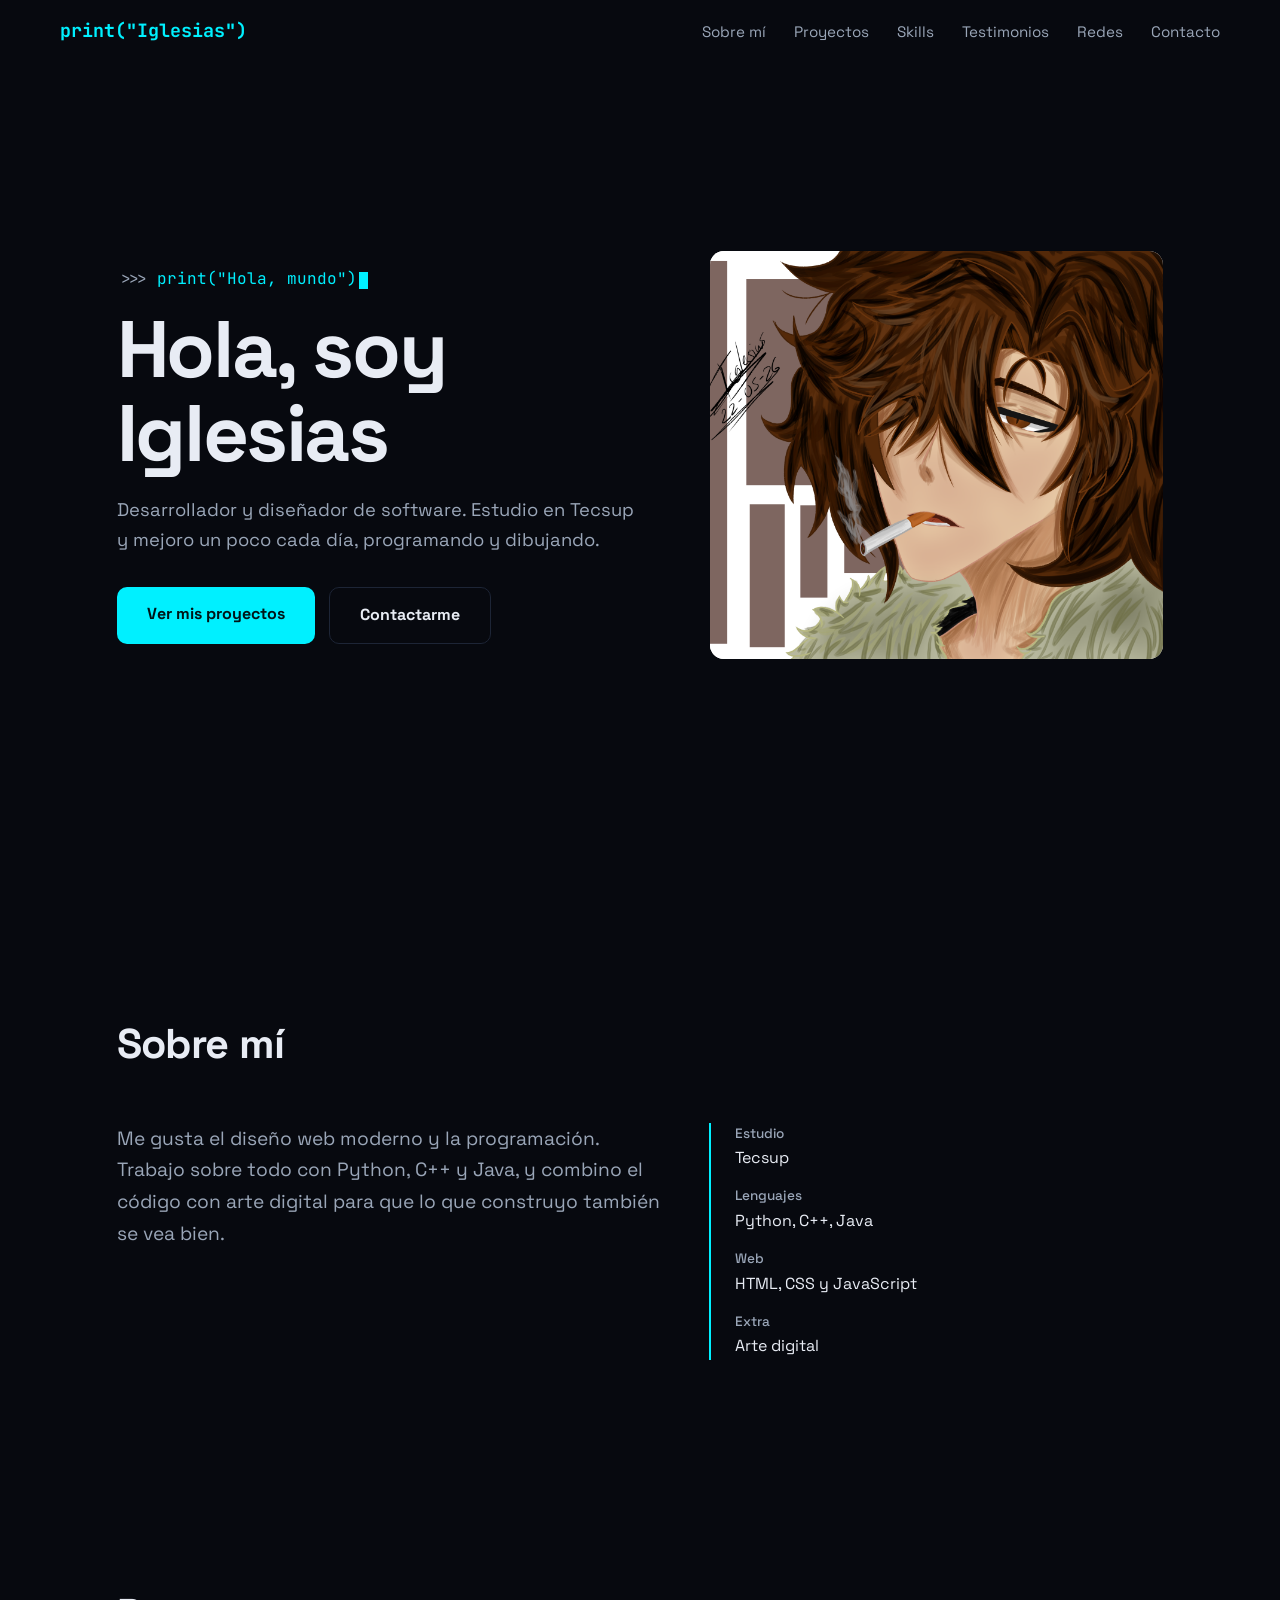
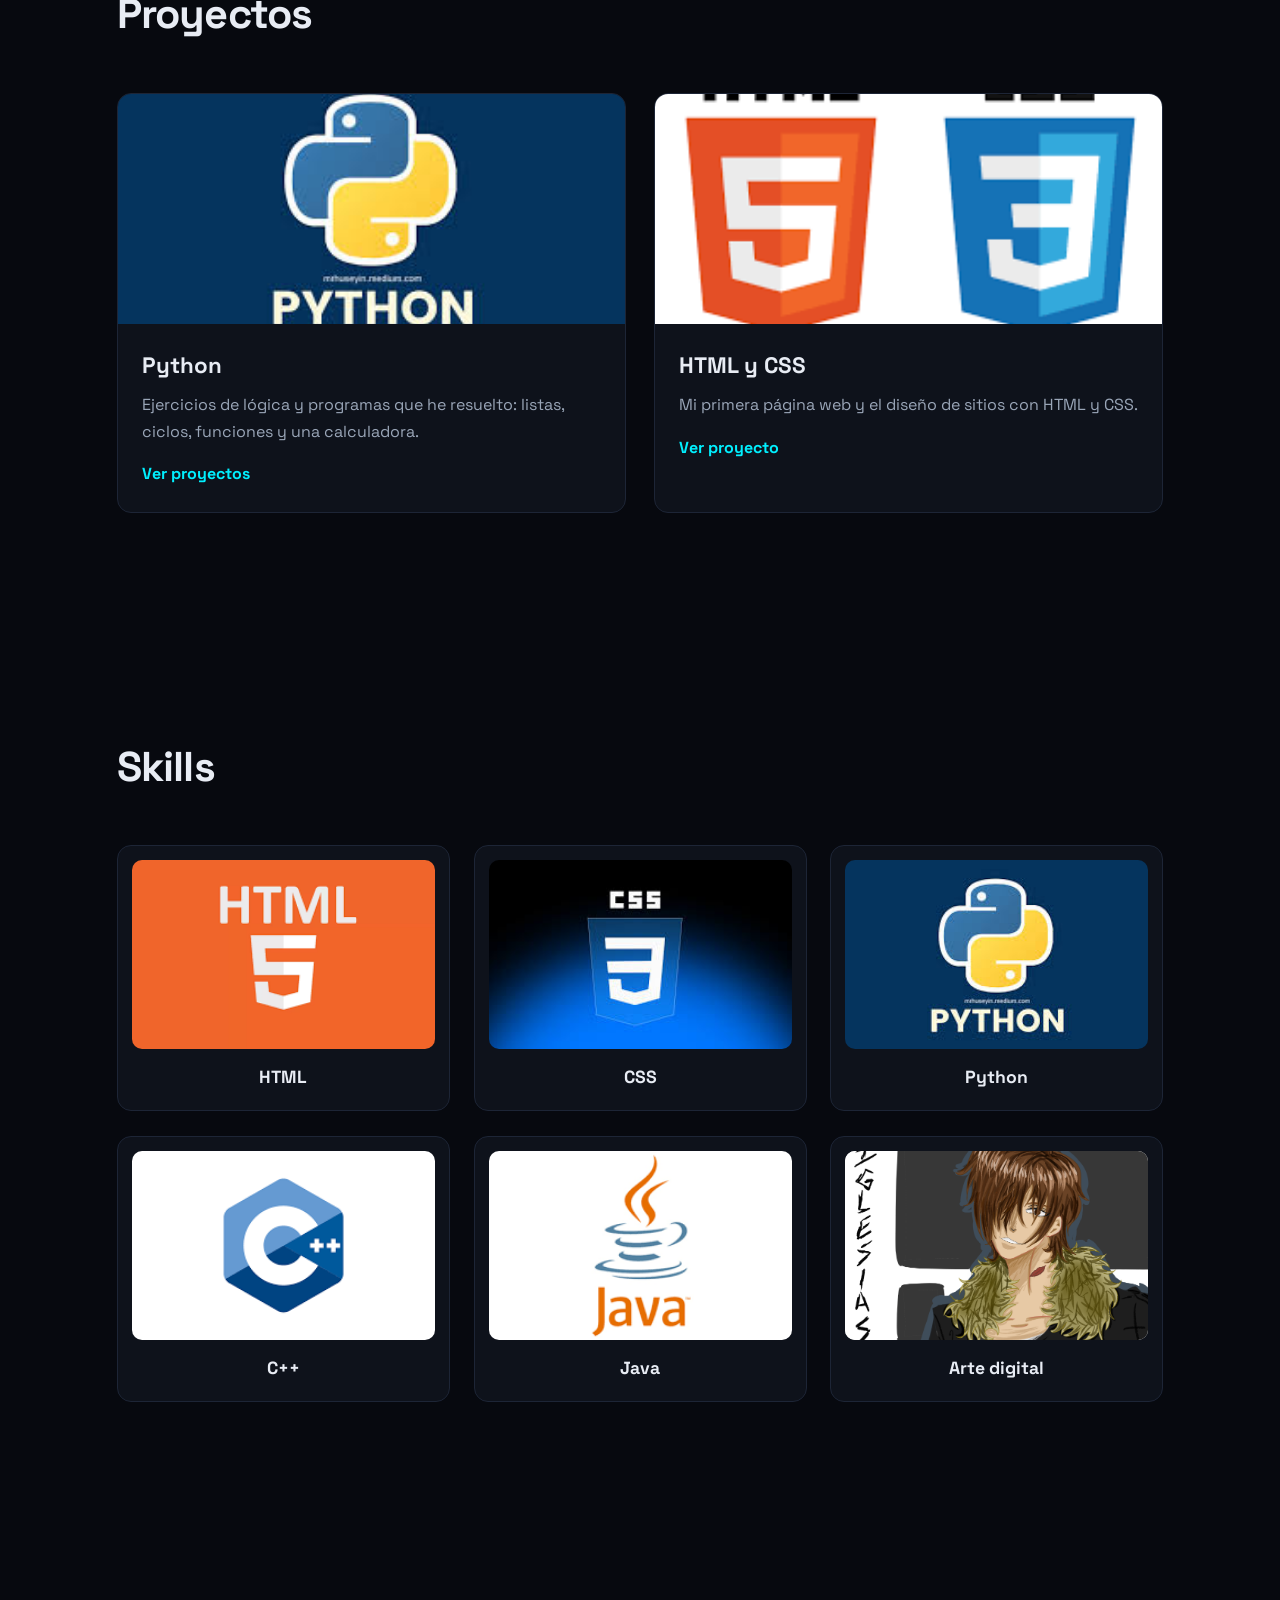
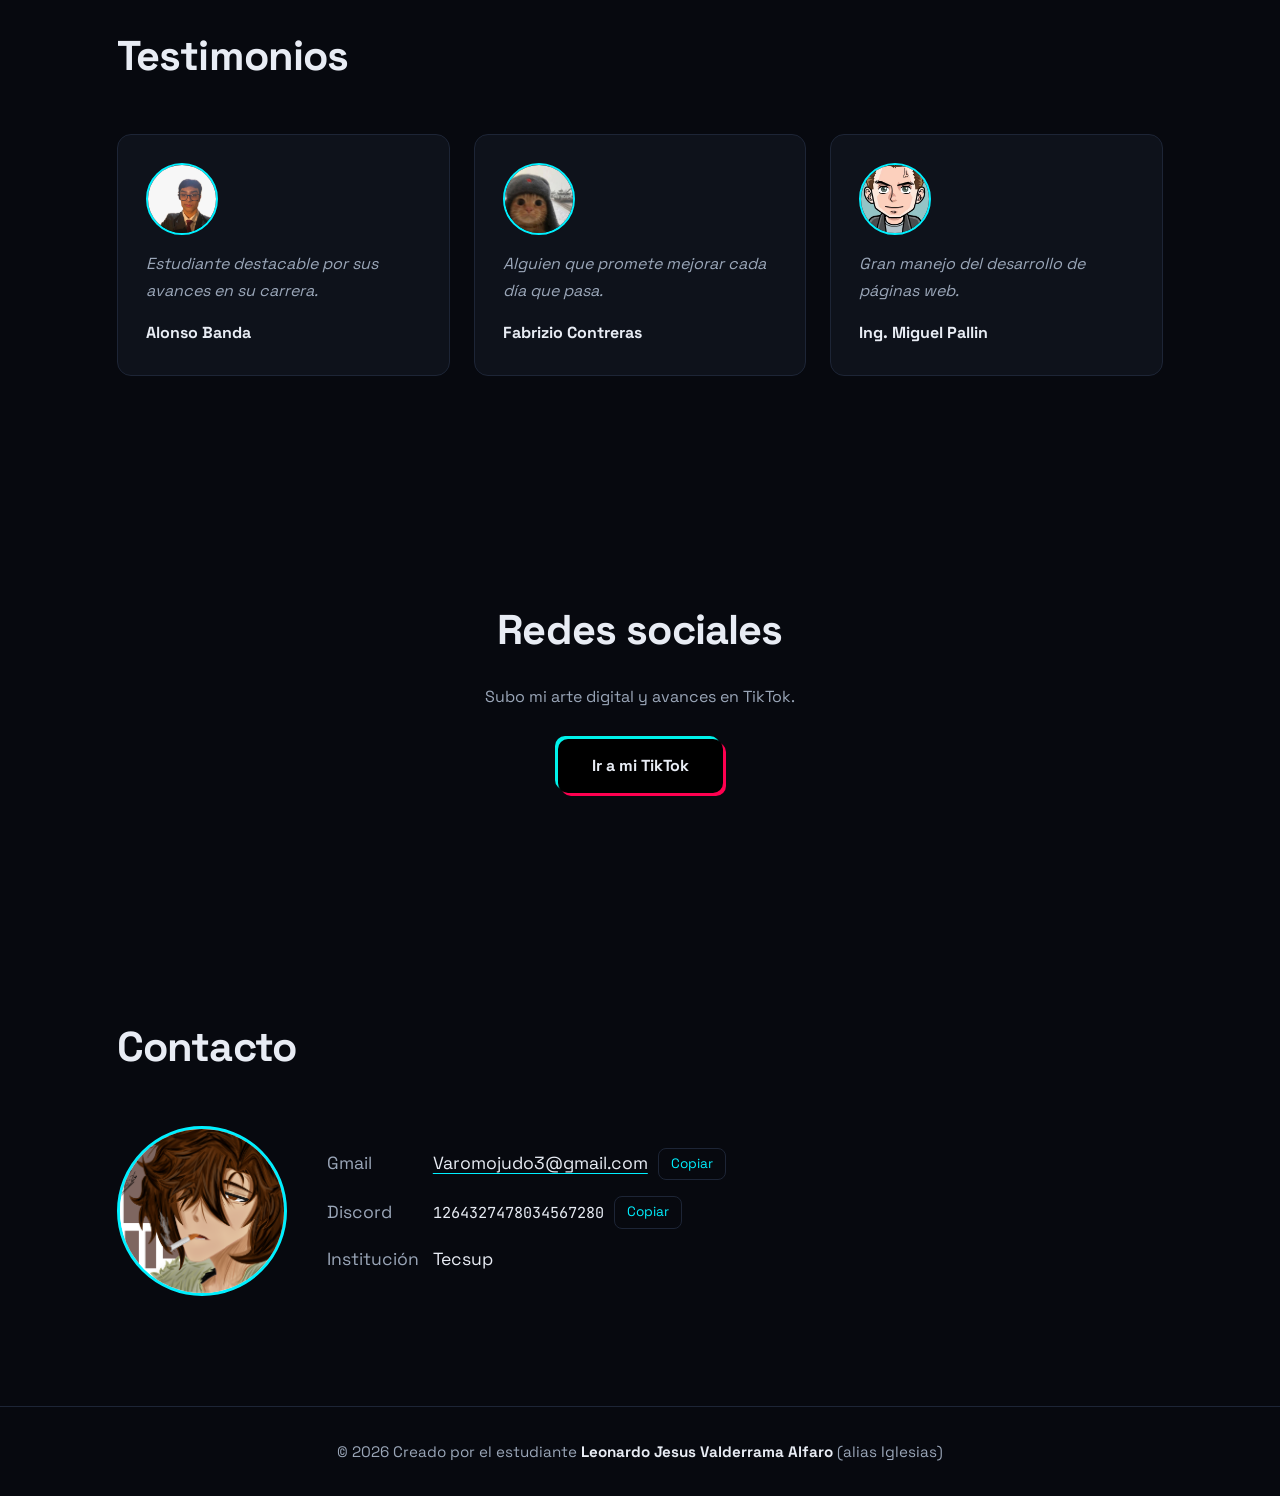
<file: index.html>
<!DOCTYPE html>
<html lang="es">
<head>
    <meta charset="UTF-8">
    <meta name="viewport" content="width=device-width, initial-scale=1.0">
    <meta name="description" content="Portafolio de Iglesias: estudiante de desarrollo de software en Tecsup. Proyectos en Python, HTML y CSS.">
    <meta name="theme-color" content="#07090f">
    <title>Iglesias | Portafolio</title>
    <link rel="preconnect" href="https://fonts.googleapis.com">
    <link rel="preconnect" href="https://fonts.gstatic.com" crossorigin>
    <link href="https://fonts.googleapis.com/css2?family=JetBrains+Mono:wght@500;700&family=Space+Grotesk:wght@400;500;700&display=swap" rel="stylesheet">
    <link rel="stylesheet" href="css/style.css">
</head>
<body>
    <div class="progreso" id="progreso" aria-hidden="true"></div>

    <header class="nav" id="nav">
        <a href="#inicio" class="logo">print("Iglesias")</a>
        <button class="menu-btn" id="menuBtn" aria-label="Abrir menú" aria-expanded="false" aria-controls="menu">
            <span></span><span></span><span></span>
        </button>
        <nav id="menu" aria-label="Principal">
            <a href="#sobre">Sobre mí</a>
            <a href="#proyectos">Proyectos</a>
            <a href="#skills">Skills</a>
            <a href="#testi">Testimonios</a>
            <a href="#redes">Redes</a>
            <a href="#contacto">Contacto</a>
        </nav>
    </header>

    <main>
        <section class="hero" id="inicio">
            <div class="hero-texto">
                <p class="terminal"><span class="prompt">&gt;&gt;&gt;</span> <span id="tipeo" aria-live="off"></span><span class="cursor"></span></p>
                <h1>Hola, soy Iglesias</h1>
                <p class="lead">Desarrollador y diseñador de software. Estudio en Tecsup y mejoro un poco cada día, programando y dibujando.</p>
                <div class="acciones">
                    <a href="#proyectos" class="btn">Ver mis proyectos</a>
                    <a href="#contacto" class="btn btn-sec">Contactarme</a>
                </div>
            </div>
            <div class="hero-img">
                <img src="img/perfil.png" alt="Ilustración digital de Iglesias, dibujada por él mismo" class="foto-perfil" width="420" height="380">
            </div>
        </section>

        <section id="sobre">
            <h2 class="titulo">Sobre mí</h2>
            <div class="sobre-grid">
                <p class="sobre-texto">
                    Me gusta el diseño web moderno y la programación. Trabajo sobre todo con Python, C++ y Java,
                    y combino el código con arte digital para que lo que construyo también se vea bien.
                </p>
                <ul class="datos">
                    <li><strong>Estudio</strong> Tecsup</li>
                    <li><strong>Lenguajes</strong> Python, C++, Java</li>
                    <li><strong>Web</strong> HTML, CSS y JavaScript</li>
                    <li><strong>Extra</strong> Arte digital</li>
                </ul>
            </div>
        </section>

        <section id="proyectos">
            <h2 class="titulo">Proyectos</h2>
            <div class="grid-proyectos">
                <a class="proyecto" href="proPython.html">
                    <img src="img/python.jpg" alt="Logo de Python" loading="lazy">
                    <div>
                        <h3>Python</h3>
                        <p>Ejercicios de lógica y programas que he resuelto: listas, ciclos, funciones y una calculadora.</p>
                        <span class="ver">Ver proyectos</span>
                    </div>
                </a>
                <a class="proyecto" href="proHtml.html">
                    <img src="img/html.png" alt="Logos de HTML5 y CSS3" loading="lazy">
                    <div>
                        <h3>HTML y CSS</h3>
                        <p>Mi primera página web y el diseño de sitios con HTML y CSS.</p>
                        <span class="ver">Ver proyecto</span>
                    </div>
                </a>
            </div>
        </section>

        <section id="skills">
            <h2 class="titulo">Skills</h2>
            <div class="grid-skills">
                <div class="skill" data-tilt><img src="img/html1.png" alt="" loading="lazy"><p>HTML</p></div>
                <div class="skill" data-tilt><img src="img/css.jpg" alt="" loading="lazy"><p>CSS</p></div>
                <div class="skill" data-tilt><img src="img/python.jpg" alt="" loading="lazy"><p>Python</p></div>
                <div class="skill" data-tilt><img src="img/c++.png" alt="" loading="lazy"><p>C++</p></div>
                <div class="skill" data-tilt><img src="img/java.png" alt="" loading="lazy"><p>Java</p></div>
                <div class="skill" data-tilt><img src="img/arte digital.png" alt="" loading="lazy"><p>Arte digital</p></div>
            </div>
        </section>

        <section id="testi">
            <h2 class="titulo">Testimonios</h2>
            <div class="grid-testi">
                <figure class="testi">
                    <img src="img/alonso.jpeg" alt="Foto de Alonso Banda" loading="lazy">
                    <blockquote>Estudiante destacable por sus avances en su carrera.</blockquote>
                    <figcaption>Alonso Banda</figcaption>
                </figure>
                <figure class="testi">
                    <img src="img/fab.jpeg" alt="Avatar de Fabrizio Contreras" loading="lazy">
                    <blockquote>Alguien que promete mejorar cada día que pasa.</blockquote>
                    <figcaption>Fabrizio Contreras</figcaption>
                </figure>
                <figure class="testi">
                    <img src="img/pallin.webp" alt="Imagen de perfil de Miguel Pallin" loading="lazy">
                    <blockquote>Gran manejo del desarrollo de páginas web.</blockquote>
                    <figcaption>Ing. Miguel Pallin</figcaption>
                </figure>
            </div>
        </section>

        <section id="redes" class="redes">
            <h2 class="titulo">Redes sociales</h2>
            <p class="redes-txt">Subo mi arte digital y avances en TikTok.</p>
            <a href="https://www.tiktok.com/@iglesiaslion?lang=es" target="_blank" rel="noopener noreferrer" class="btn-tiktok">Ir a mi TikTok</a>
        </section>

        <section id="contacto">
            <h2 class="titulo">Contacto</h2>
            <div class="contacto-grid">
                <img src="img/perfil.png" alt="Mi ilustración" class="foto-contacto" loading="lazy">
                <ul class="contacto-lista">
                    <li>
                        <span>Gmail</span>
                        <a href="mailto:Varomojudo3@gmail.com">Varomojudo3@gmail.com</a>
                        <button class="copiar" data-copiar="Varomojudo3@gmail.com">Copiar</button>
                    </li>
                    <li>
                        <span>Discord</span>
                        <code>1264327478034567280</code>
                        <button class="copiar" data-copiar="1264327478034567280">Copiar</button>
                    </li>
                    <li><span>Institución</span> Tecsup</li>
                </ul>
            </div>
        </section>
    </main>

    <footer>
        <p>© 2026 Creado por el estudiante <strong>Leonardo Jesus Valderrama Alfaro</strong> (alias Iglesias)</p>
    </footer>

    <button class="subir" id="subir" aria-label="Volver arriba">↑</button>
    <div class="toast" id="toast" role="status" aria-live="polite"></div>

    <script src="js/main.js"></script>
</body>
</html>
</file>
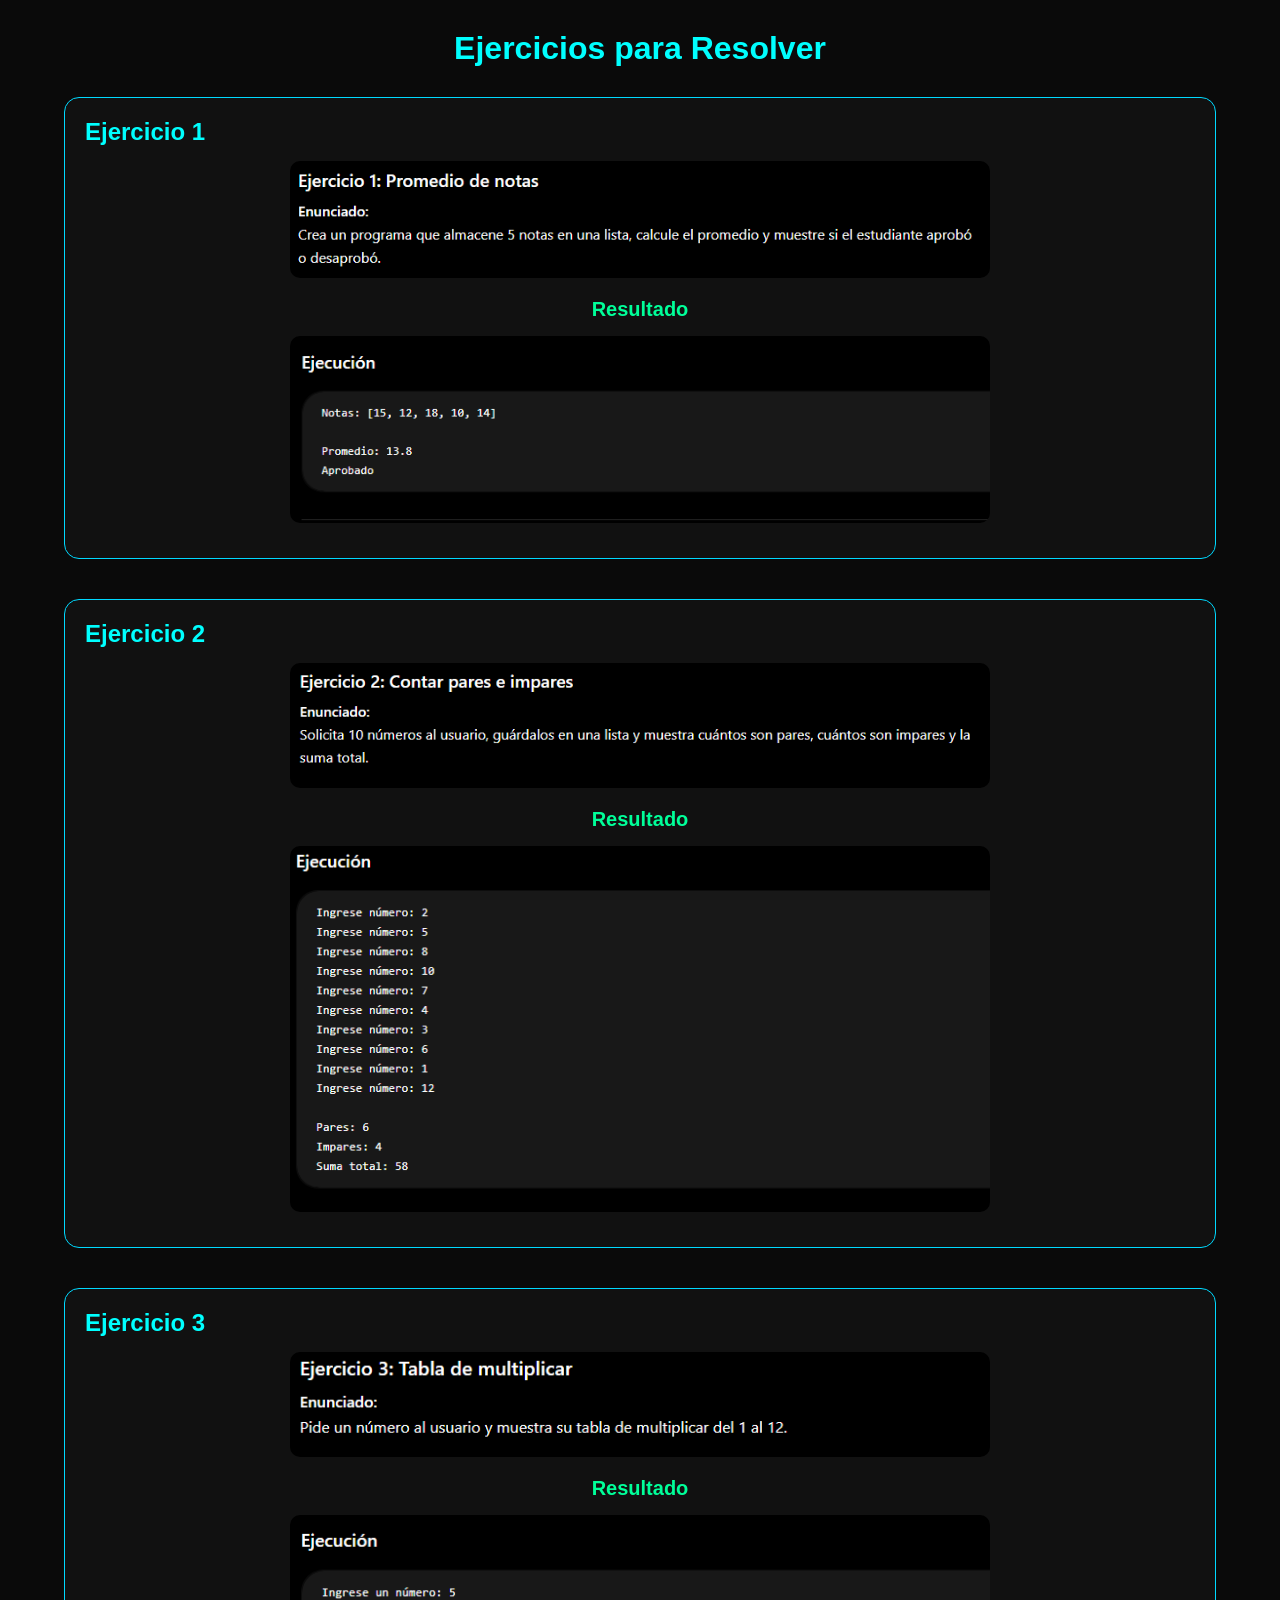
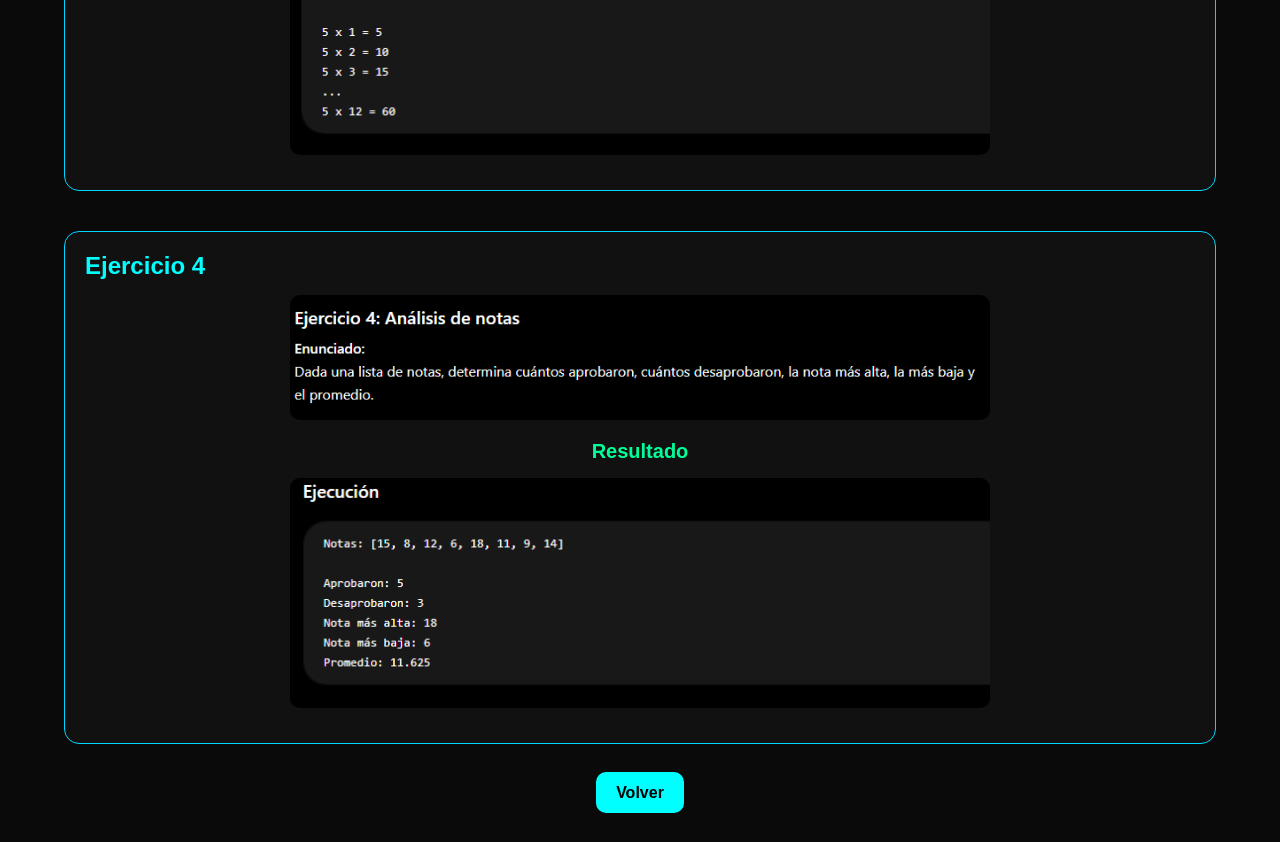
<file: ejercicios.html>
<!DOCTYPE html>
<html lang="es">
<head>
    <meta charset="UTF-8">
    <meta name="viewport" content="width=device-width, initial-scale=1.0">
    <title>Ejercicios Resueltos</title>
    <link rel="stylesheet" href="css/ejercicios.css">
</head>
<body>

    <header>
        <h1>Ejercicios para Resolver</h1>
    </header>

    <main class="contenedor">

        <!-- Ejer1 -->
        <div class="ejercicio">
            <h2>Ejercicio 1</h2>

            <img src="img/ejer1.PNG" alt="Ejercicio 1" class="imagen">

            <p class="titulo-resultado">Resultado</p>

            <img src="img/ejec1.PNG" alt="Resultado 1" class="imagen">
        </div>

        <!-- Ejer2 -->
        <div class="ejercicio">
            <h2>Ejercicio 2</h2>

            <img src="img/ejer2.PNG" alt="Ejercicio 2" class="imagen">

            <p class="titulo-resultado">Resultado</p>

            <img src="img/ejec2.PNG" alt="Resultado 2" class="imagen">
        </div>

        <!-- Ejer3 -->
        <div class="ejercicio">
            <h2>Ejercicio 3</h2>

            <img src="img/ejer3.PNG" alt="Ejercicio 3" class="imagen">

            <p class="titulo-resultado">Resultado</p>

            <img src="img/ejec3.PNG" alt="Resultado 3" class="imagen">
        </div>

        <!-- Ejer4 -->
        <div class="ejercicio">
            <h2>Ejercicio 4</h2>

            <img src="img/ejer4.PNG" alt="Ejercicio 4" class="imagen">

            <p class="titulo-resultado">Resultado</p>

            <img src="img/ejec4.PNG" alt="Resultado 4" class="imagen">
        </div>

    </main>

    <div class="volver">
        <a href="proPython.html" class="boton"> Volver </a>
    </div>

</body>
</html>
</file>
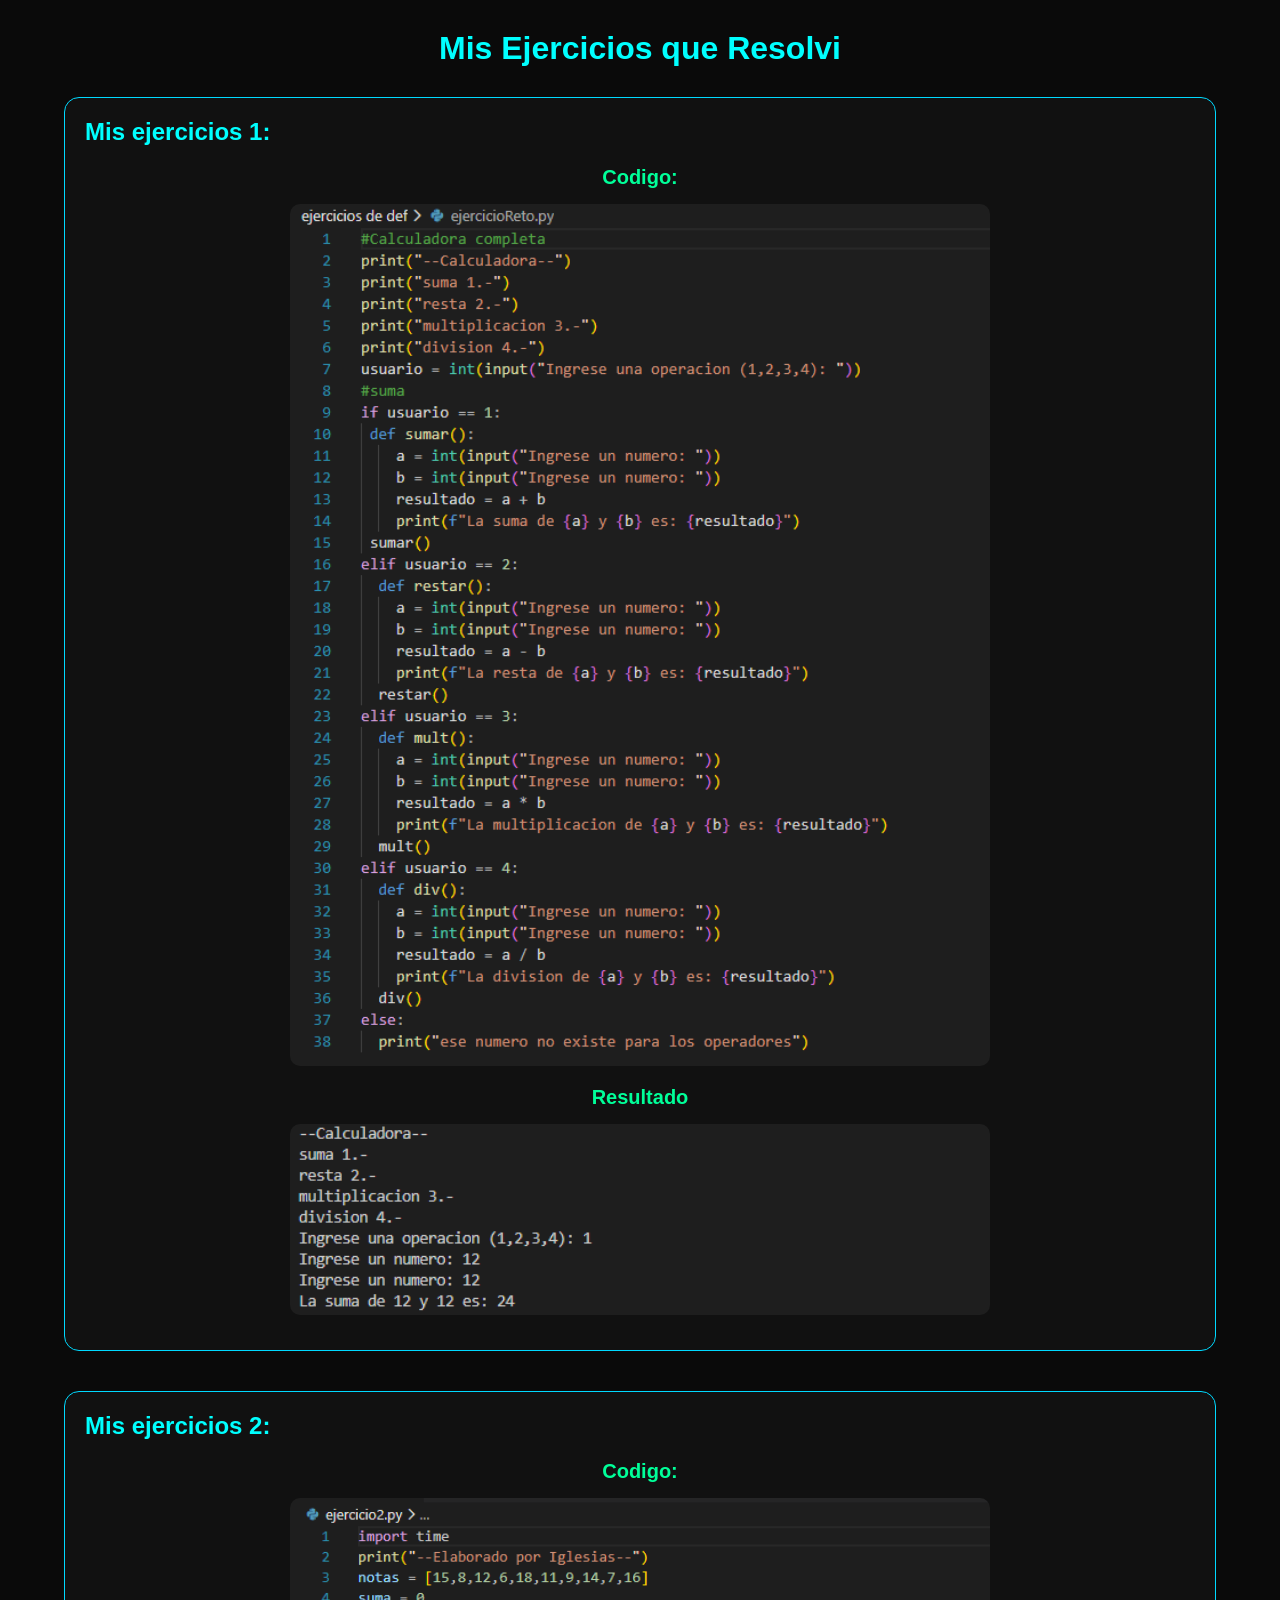
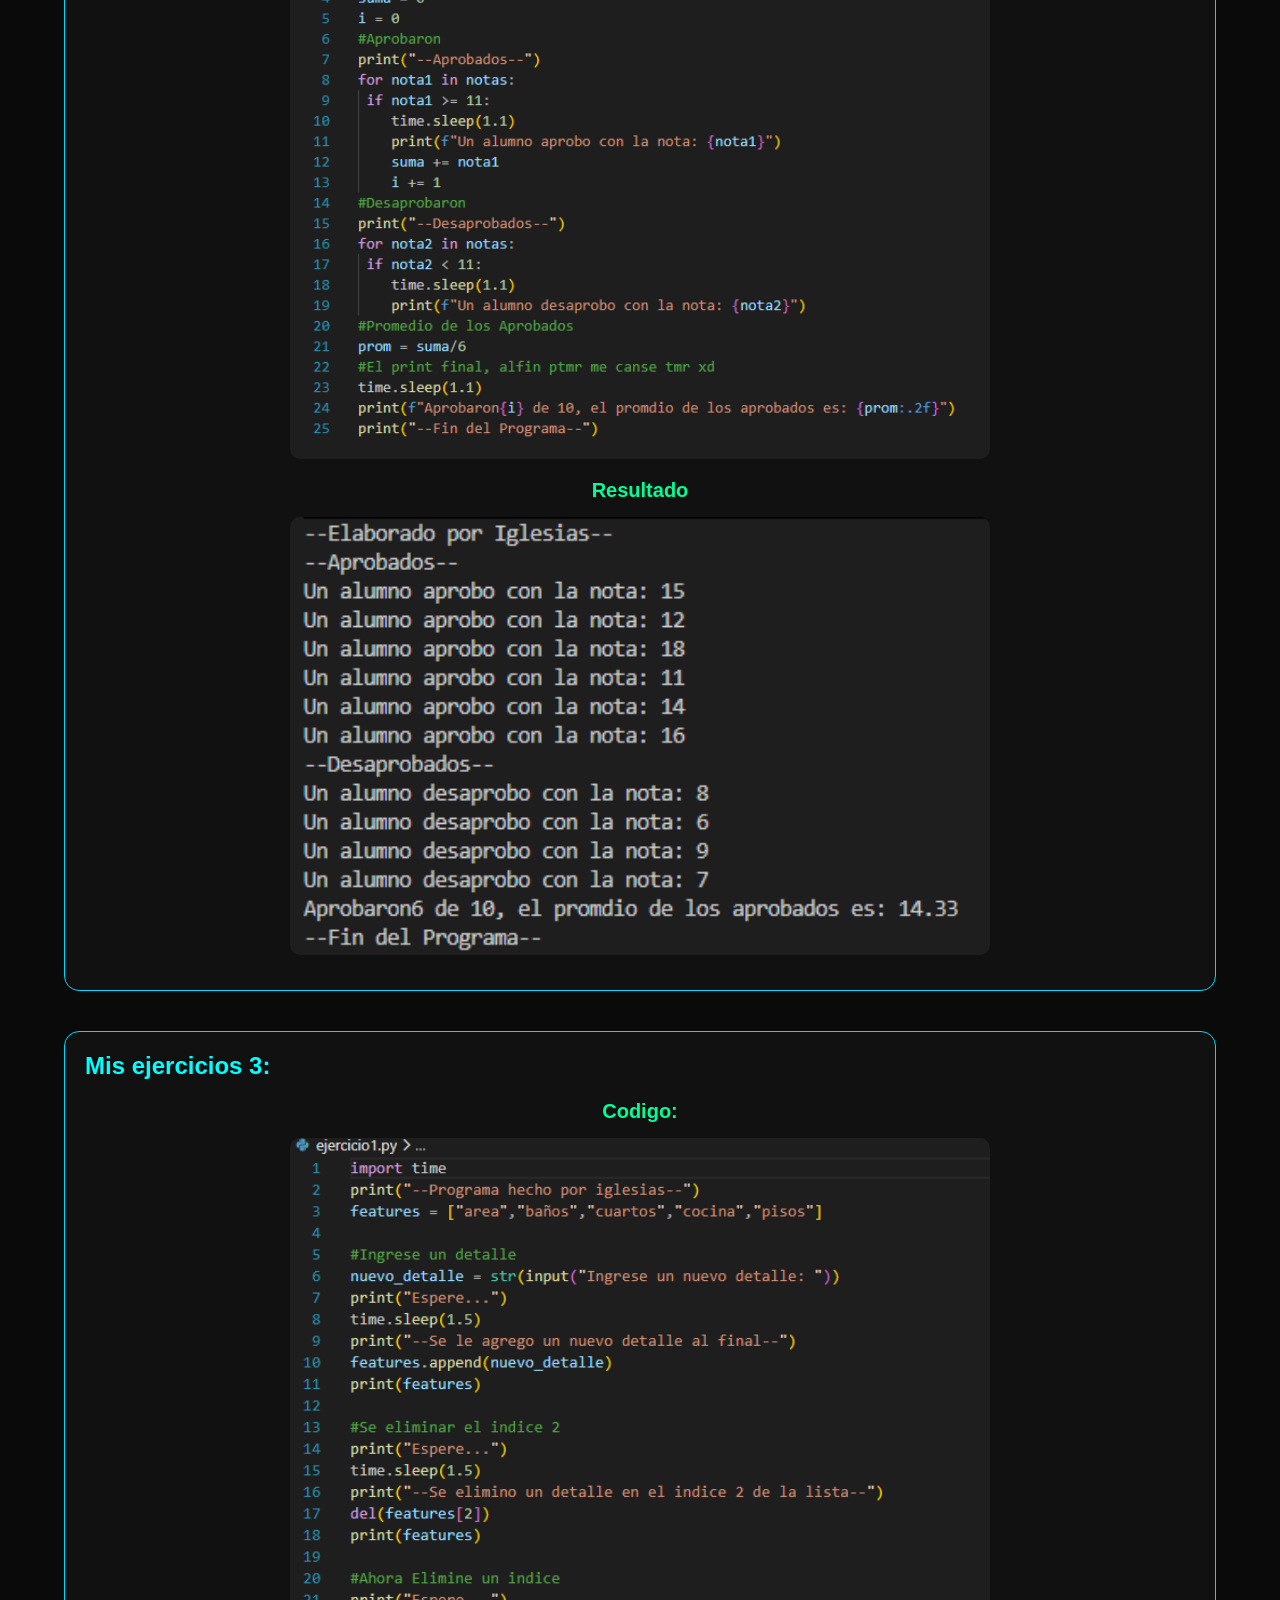
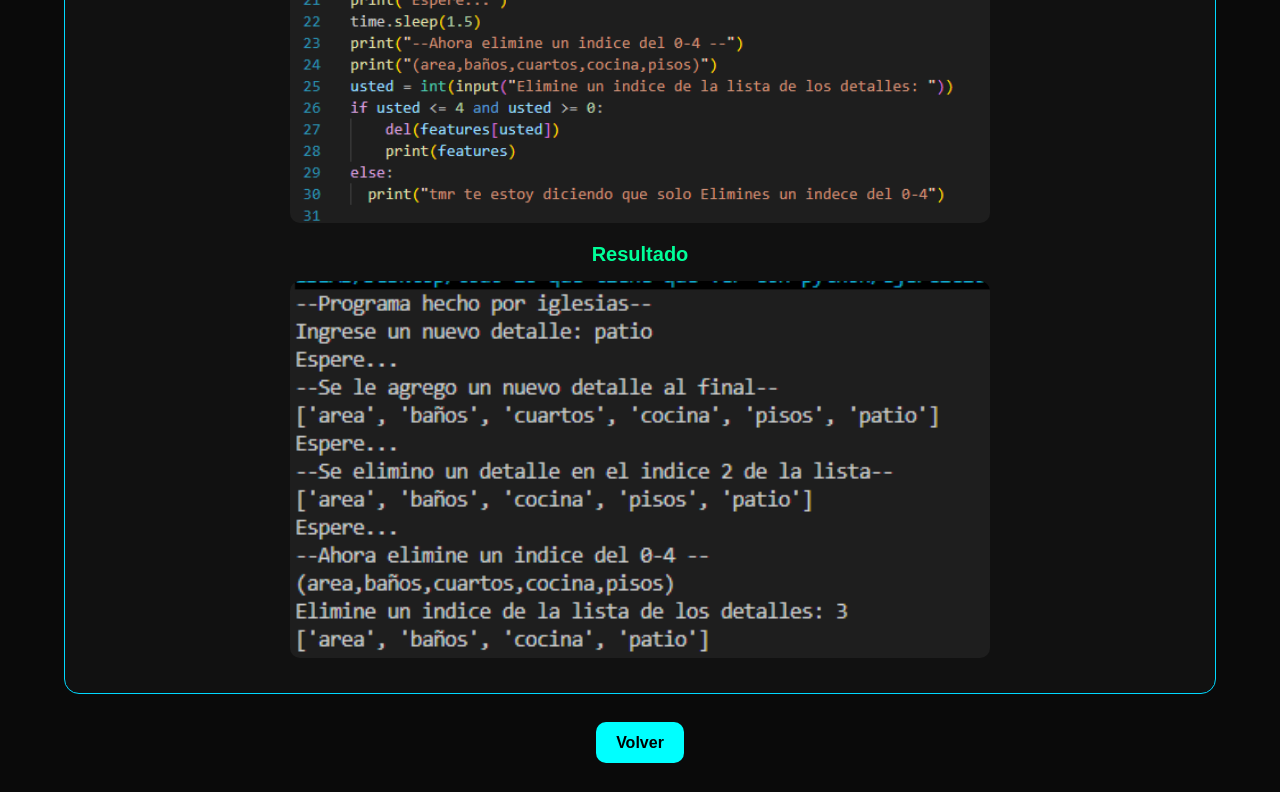
<file: MisProbleams.html>
<!DOCTYPE html>
<html lang="es">
<head>
    <meta charset="UTF-8">
    <meta name="viewport" content="width=device-width, initial-scale=1.0">
    <title>Ejercicios Resueltos</title>
    <link rel="stylesheet" href="css/ejercicios.css">
</head>
<body>

    <header>
        <h1>Mis Ejercicios que Resolvi</h1>
    </header>

    <main class="contenedor">

        <!-- Ejer1 -->
        <div class="ejercicio">
            <h2>Mis ejercicios 1:</h2>

            <p class="titulo-resultado">Codigo:</p>

            <img src="img/e1.PNG" alt="Ejercicio 1" class="imagen">

            <p class="titulo-resultado">Resultado</p>

            <img src="img/e1-1.PNG" alt="Resultado 1" class="imagen">
        </div>

        <!-- Ejer2 -->
        <div class="ejercicio">
            <h2>Mis ejercicios 2:</h2>

            <p class="titulo-resultado">Codigo:</p>

            <img src="img/e2.PNG" alt="Ejercicio 2" class="imagen">

            <p class="titulo-resultado">Resultado</p>

            <img src="img/e2-2.PNG" alt="Resultado 2" class="imagen">
        </div>

        <!-- Ejer3 -->
        <div class="ejercicio">
            <h2>Mis ejercicios 3:</h2>

            <p class="titulo-resultado">Codigo:</p>

            <img src="img/e3.PNG" alt="Ejercicio 3" class="imagen">

            <p class="titulo-resultado">Resultado</p>

            <img src="img/e3-3.PNG" alt="Resultado 3" class="imagen">
        </div>
    </main>

    <div class="volver">
        <a href="proPython.html" class="boton"> Volver </a>
    </div>

</body>
</html>
</file>
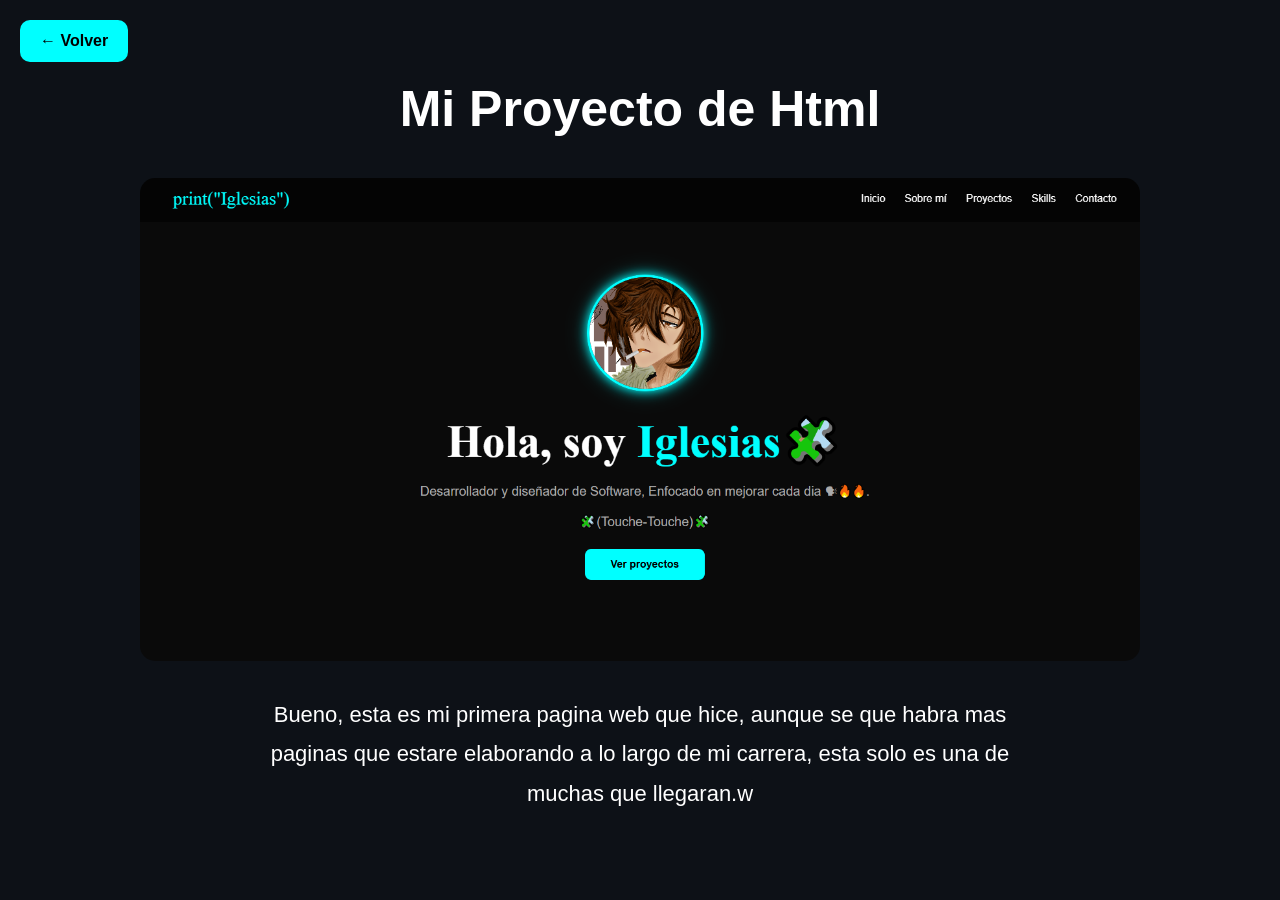
<file: proHtml.html>
<!DOCTYPE html>
<html lang="es">
<head>
    <meta charset="UTF-8">
    <meta name="viewport" content="width=device-width, initial-scale=1.0">
    <title>Mi Proyecto</title>
    <link rel="stylesheet" href="css/html.css">
</head>
<body>

    <!-- Botón volver -->
    <a href="index.html" class="btn-volver">← Volver</a>

    <!-- Contenido principal -->
    <section class="proyecto">

        <h1 class="titulo">Mi Proyecto de Html</h1>

        <img src="img/pagina.PNG" alt="Proyecto" class="imagen">

        <p class="descripcion">
            Bueno, esta es mi primera pagina web que hice, aunque se que habra mas paginas
            que estare elaborando a lo largo de mi carrera, esta solo es una de muchas que 
            llegaran.w
        </p>

    </section>

</body>
</html>
</file>
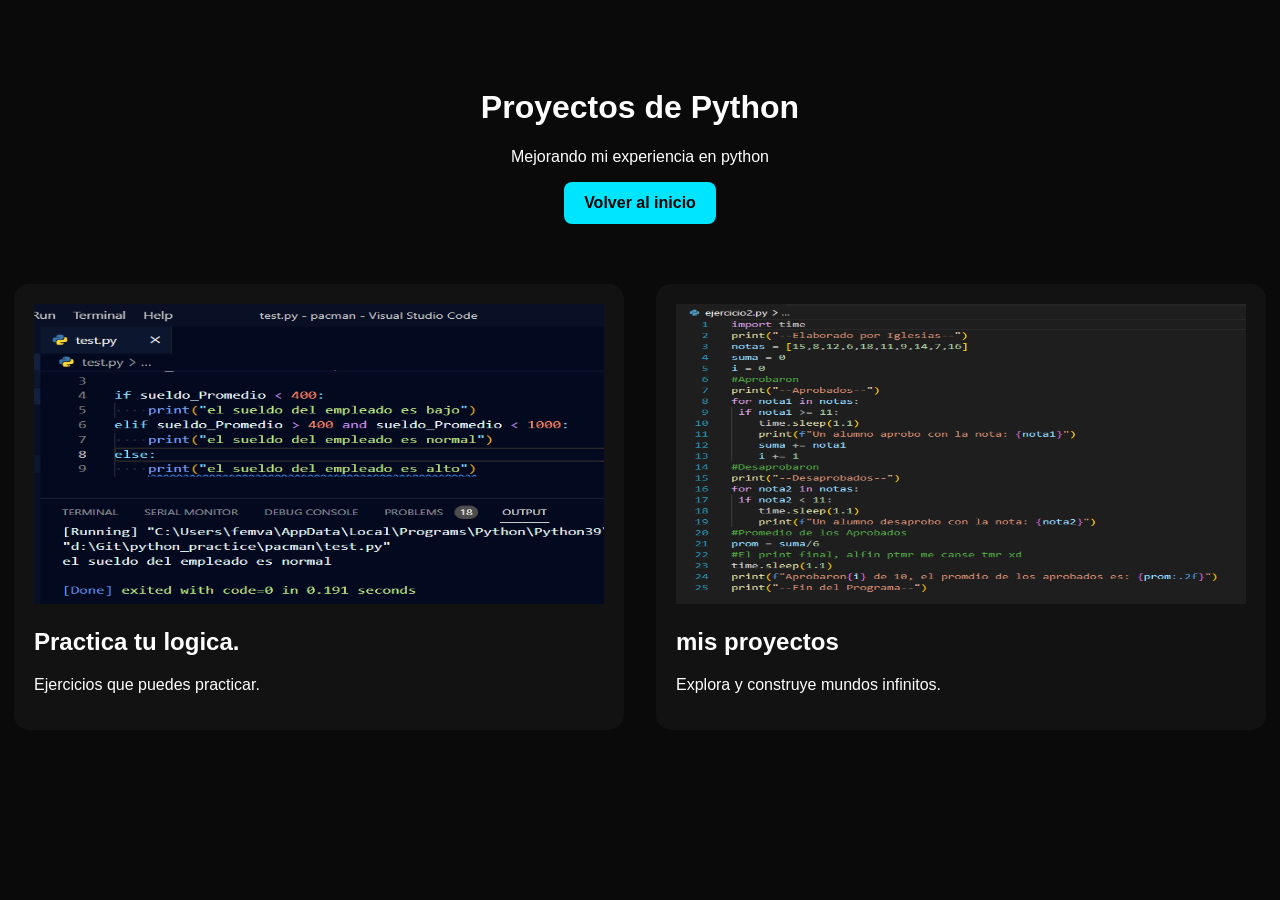
<file: proPython.html>
<!DOCTYPE html>
<html lang="es">
<head>
<meta charset="UTF-8">
<meta name="viewport" content="width=device-width, initial-scale=1.0">
<title>Proyectos Python</title>
<link rel="stylesheet" href="css/python.css">
</head>
<body>

<header>
    <h1>Proyectos de Python</h1>
    <p>Mejorando mi experiencia en python</p>
    <a href="index.html" class="btn-volver">Volver al inicio</a>
</header>

<section class="juegos">
    <div class="card">
     <a href="ejercicios.html">
        <img src="img/ergert.png" alt="Python">
     </a>
        <h2>Practica tu logica.</h2>
        <p>Ejercicios que puedes practicar.</p>
    </div>

    <div class="card">
     <a href="MisProbleams.html">
        <img src="img/e2.PNG" alt="Python">
     </a>  
        <h2>mis proyectos</h2>
        <p>Explora y construye mundos infinitos.</p>
    </div>
</section>

</body>
</html>
</file>
<file: css/style.css>
:root{
    --bg:#07090f;
    --panel:#0e121b;
    --linea:#1d2536;
    --texto:#e8ecf4;
    --suave:#9aa6b8;
    --acento:#00f0ff;
    --acento2:#8a5cff;
    --radio:14px;
}

*{margin:0;padding:0;box-sizing:border-box}
html{scroll-behavior:smooth;scroll-padding-top:80px}
body{
    background:var(--bg);
    color:var(--texto);
    font-family:'Space Grotesk',system-ui,sans-serif;
    line-height:1.65;
    overflow-x:hidden;
}
img{max-width:100%;display:block}
a{color:inherit}
:focus-visible{outline:2px solid var(--acento);outline-offset:3px}

/* barra de progreso */
.progreso{
    position:fixed;top:0;left:0;height:3px;width:0;z-index:2000;
    background:linear-gradient(90deg,var(--acento),var(--acento2));
}

/* NAV */
.nav{
    position:fixed;top:0;width:100%;z-index:1000;
    display:flex;justify-content:space-between;align-items:center;
    padding:16px clamp(20px,5vw,60px);
    transition:background .3s,border-color .3s;
    border-bottom:1px solid transparent;
}
.nav.scroll{background:rgba(7,9,15,.8);backdrop-filter:blur(12px);border-color:var(--linea)}
.logo{font-family:'JetBrains Mono',monospace;font-weight:700;color:var(--acento);text-decoration:none;font-size:1.15rem}
.nav nav{display:flex;gap:28px}
.nav nav a{text-decoration:none;color:var(--suave);font-size:.95rem;position:relative;transition:color .2s}
.nav nav a:hover,.nav nav a.activo{color:var(--texto)}
.nav nav a.activo::after{
    content:"";position:absolute;left:0;right:0;bottom:-6px;height:2px;background:var(--acento);
}
.menu-btn{display:none;background:none;border:0;cursor:pointer;width:40px;height:40px;flex-direction:column;justify-content:center;gap:6px;align-items:center}
.menu-btn span{width:24px;height:2px;background:var(--texto);transition:.3s}
.menu-btn[aria-expanded="true"] span:nth-child(1){transform:translateY(8px) rotate(45deg)}
.menu-btn[aria-expanded="true"] span:nth-child(2){opacity:0}
.menu-btn[aria-expanded="true"] span:nth-child(3){transform:translateY(-8px) rotate(-45deg)}

/* SECCIONES */
section{padding:110px clamp(20px,6vw,80px);max-width:1200px;margin:auto}
.titulo{font-size:clamp(1.9rem,4vw,2.6rem);margin-bottom:44px;letter-spacing:-.02em}

/* HERO: la secuencia de entrada ocurre una sola vez */
.hero{
    min-height:100vh;display:grid;grid-template-columns:1.1fr .9fr;align-items:center;gap:40px;
    padding-top:120px;
}
.hero-texto>*{animation:entra .7s both}
.hero-texto>:nth-child(2){animation-delay:.15s}
.hero-texto>:nth-child(3){animation-delay:.3s}
.hero-texto>:nth-child(4){animation-delay:.45s}
.hero-img{animation:entra .9s .2s both}
@keyframes entra{from{opacity:0;transform:translateY(24px)}to{opacity:1;transform:none}}

.terminal{font-family:'JetBrains Mono',monospace;color:var(--acento);font-size:1rem;margin-bottom:14px;min-height:1.6em}
.prompt{color:var(--suave)}
.cursor{display:inline-block;width:9px;height:1.1em;background:var(--acento);vertical-align:text-bottom;margin-left:2px;animation:parpadeo 1s steps(1) infinite}
@keyframes parpadeo{50%{opacity:0}}

.hero h1{font-size:clamp(2.6rem,7vw,5rem);line-height:1.05;letter-spacing:-.03em;margin-bottom:20px}
.lead{color:var(--suave);font-size:1.15rem;max-width:520px}
.acciones{display:flex;flex-wrap:wrap;gap:14px;margin-top:32px}

.btn{
    display:inline-block;padding:14px 30px;border-radius:10px;font-weight:700;text-decoration:none;
    background:var(--acento);color:#001417;transition:transform .2s,box-shadow .2s;
}
.btn:hover{transform:translateY(-3px);box-shadow:0 8px 24px rgba(0,240,255,.35)}
.btn-sec{background:transparent;color:var(--texto);border:1px solid var(--linea)}
.btn-sec:hover{border-color:var(--acento);box-shadow:none}

.hero-img{position:relative}
.hero-img::before{
    content:"";position:absolute;inset:8% 4% 4% 8%;border:1px solid var(--acento);border-radius:var(--radio);
    transform:translate(14px,14px);opacity:.5;
}
.foto-perfil{
    position:relative;width:100%;height:auto;aspect-ratio:1/.9;object-fit:cover;object-position:60% center;
    border-radius:var(--radio);background:#fff;
}

/* SOBRE MI */
.sobre-grid{display:grid;grid-template-columns:1.2fr 1fr;gap:48px;align-items:start}
.sobre-texto{font-size:1.2rem;color:var(--suave);max-width:60ch}
.datos{list-style:none;border-left:2px solid var(--acento);padding-left:24px;display:grid;gap:14px}
.datos strong{display:block;color:var(--suave);font-weight:500;font-size:.85rem}

/* PROYECTOS */
.grid-proyectos{display:grid;grid-template-columns:repeat(auto-fit,minmax(300px,1fr));gap:28px}
.proyecto{
    display:flex;flex-direction:column;text-decoration:none;
    background:var(--panel);border:1px solid var(--linea);border-radius:var(--radio);overflow:hidden;
    transition:transform .25s,border-color .25s,box-shadow .25s;
}
.proyecto img{width:100%;height:230px;object-fit:cover}
.proyecto div{padding:24px}
.proyecto h3{font-size:1.4rem;margin-bottom:8px}
.proyecto p{color:var(--suave)}
.ver{display:inline-block;margin-top:16px;color:var(--acento);font-weight:700}
.proyecto:hover{transform:translateY(-6px);border-color:var(--acento);box-shadow:0 12px 32px rgba(0,240,255,.15)}

/* SKILLS */
.grid-skills{display:grid;grid-template-columns:repeat(3,1fr);gap:24px;perspective:900px}
.skill{
    background:var(--panel);border:1px solid var(--linea);border-radius:var(--radio);padding:14px 14px 18px;text-align:center;
    transition:border-color .25s,transform .15s;will-change:transform;
}
.skill img{width:100%;aspect-ratio:16/10;object-fit:cover;border-radius:10px;background:#fff;margin-bottom:14px}
.skill p{font-weight:700;font-size:1.1rem}
.skill:hover{border-color:var(--acento2)}

/* TESTIMONIOS */
.grid-testi{display:grid;grid-template-columns:repeat(auto-fit,minmax(260px,1fr));gap:24px}
.testi{background:var(--panel);border:1px solid var(--linea);border-radius:var(--radio);padding:28px}
.testi img{width:72px;height:72px;border-radius:50%;object-fit:cover;margin-bottom:16px;border:2px solid var(--acento)}
.testi blockquote{color:var(--suave);font-style:italic;margin-bottom:16px}
.testi figcaption{font-weight:700}

/* REDES */
.redes{text-align:center}
.redes-txt{color:var(--suave);margin:-24px 0 28px}
.btn-tiktok{
    display:inline-block;padding:14px 34px;border-radius:10px;background:#000;font-weight:700;text-decoration:none;
    box-shadow:-3px -3px 0 #00f2ea,3px 3px 0 #ff0050;transition:transform .2s;
}
.btn-tiktok:hover{transform:scale(1.06)}

/* CONTACTO */
.contacto-grid{display:flex;align-items:center;gap:40px;flex-wrap:wrap}
.foto-contacto{width:170px;height:170px;border-radius:50%;object-fit:cover;object-position:60% center;border:3px solid var(--acento);background:#fff}
.contacto-lista{list-style:none;display:grid;gap:16px;font-size:1.1rem}
.contacto-lista li{display:flex;flex-wrap:wrap;align-items:center;gap:10px}
.contacto-lista span{color:var(--suave);min-width:96px}
.contacto-lista code{font-family:'JetBrains Mono',monospace;font-size:.95rem;word-break:break-all}
.contacto-lista a{text-decoration-color:var(--acento);text-underline-offset:4px}
.copiar{
    background:transparent;color:var(--acento);border:1px solid var(--linea);border-radius:8px;
    padding:4px 12px;font:inherit;font-size:.85rem;cursor:pointer;transition:.2s;
}
.copiar:hover{border-color:var(--acento)}

footer{text-align:center;padding:32px 20px;color:var(--suave);border-top:1px solid var(--linea);font-size:.95rem}
footer strong{color:var(--texto)}

/* extras */
.subir{
    position:fixed;right:22px;bottom:22px;width:46px;height:46px;border-radius:50%;border:1px solid var(--acento);
    background:var(--bg);color:var(--acento);font-size:1.3rem;cursor:pointer;
    opacity:0;pointer-events:none;transform:translateY(10px);transition:.3s;
}
.subir.visible{opacity:1;pointer-events:auto;transform:none}
.toast{
    position:fixed;left:50%;bottom:28px;transform:translate(-50%,20px);background:var(--acento);color:#001417;
    padding:10px 20px;border-radius:10px;font-weight:700;opacity:0;pointer-events:none;transition:.3s;z-index:2000;
}
.toast.visible{opacity:1;transform:translate(-50%,0)}

/* RESPONSIVE */
@media (max-width:820px){
    .hero{grid-template-columns:1fr;text-align:center;padding-top:110px}
    .hero-img{order:-1;max-width:320px;margin:auto}
    .lead{margin:auto}
    .acciones{justify-content:center}
    .sobre-grid{grid-template-columns:1fr}
    .menu-btn{display:flex}
    .nav nav{
        position:absolute;top:100%;left:0;right:0;flex-direction:column;gap:0;
        background:rgba(7,9,15,.97);border-bottom:1px solid var(--linea);
        max-height:0;overflow:hidden;transition:max-height .35s;
    }
    .nav nav.abierto{max-height:400px}
    .nav nav a{padding:16px 24px;border-top:1px solid var(--linea)}
    .nav nav a.activo::after{display:none}
    .nav nav a.activo{color:var(--acento)}
    section{padding-top:90px;padding-bottom:70px}
    .grid-skills{grid-template-columns:repeat(2,1fr);gap:16px}
}

@media (max-width:480px){
    .grid-skills{grid-template-columns:1fr}
}

@media (prefers-reduced-motion:reduce){
    *,*::before,*::after{animation:none!important;transition:none!important;scroll-behavior:auto!important}
}
</file>
<file: css/ejercicios.css>
*{
    margin: 0;
    padding: 0;
    box-sizing: border-box;
    font-family: Arial, sans-serif;
}

body{
    background-color: #0a0a0a;
    color: white;
}

header{
    text-align: center;
    padding: 30px;
}

header h1{
    color: cyan;
}

.contenedor{
    width: 90%;
    max-width: 1200px;
    margin: auto;
}

.ejercicio{
    background-color: #111;
    border: 1px solid #00d9ff;
    border-radius: 15px;
    padding: 20px;
    margin-bottom: 40px;
}

.ejercicio h2{
    color: cyan;
    margin-bottom: 15px;
}

.imagen{
    width: 100%;
    max-width: 700px;
    display: block;
    margin: 15px auto;
    border-radius: 10px;
}

.titulo-resultado{
    text-align: center;
    font-size: 20px;
    color: #00ff99;
    font-weight: bold;
    margin-top: 20px;
}

.volver{
    text-align: center;
    margin: 40px;
}

.boton{
    background: cyan;
    color: black;
    padding: 12px 20px;
    border-radius: 10px;
    text-decoration: none;
    font-weight: bold;
}

.boton:hover{
    opacity: 0.8;
}
</file>
<file: css/html.css>
*{
    margin: 0;
    padding: 0;
    box-sizing: border-box;
}

body{
    background: #0d1117;
    color: white;
    font-family: Arial, sans-serif;
}

/* Botón volver */
.btn-volver{
    position: fixed;
    top: 20px;
    left: 20px;

    text-decoration: none;
    color: black;
    background: cyan;

    padding: 12px 20px;
    border-radius: 10px;

    font-weight: bold;
}

.btn-volver:hover{
    transform: scale(1.05);
}

/* Contenido */
.proyecto{
    width: 80%;
    max-width: 1000px;

    margin: 80px auto;

    text-align: center;
}

.titulo{
    font-size: 50px;
    margin-bottom: 40px;
}

.imagen{
    width: 1000px;
    max-width: 100%;

    border-radius: 15px;

    margin-bottom: 30px;
}

.descripcion{
    font-size: 22px;
    line-height: 1.8;

    width: 80%;
    margin: auto;
}
</file>
<file: css/python.css>
body{
    background:#0a0a0a;
    color:white;
    font-family:Arial;
}

header{
    text-align:center;
    padding:60px;
}

.juegos{
    display:flex;
    gap:20px;
    justify-content:center;
}

.card{
    background:#121212;
    padding:20px;
    border-radius:15px;
    margin: auto;
}

.card:hover{
    border:1px solid cyan;
}
.btn-volver{
    display: inline-block;
    padding: 12px 20px;
    background-color: #00e5ff;
    color: black;
    text-decoration: none;
    font-weight: bold;
    border-radius: 8px;
    transition: 0.3s;
}

.btn-volver:hover{
    transform: scale(1.05);
}
.card img{
    height: 300px;
    width: 570px;

}
</file>
